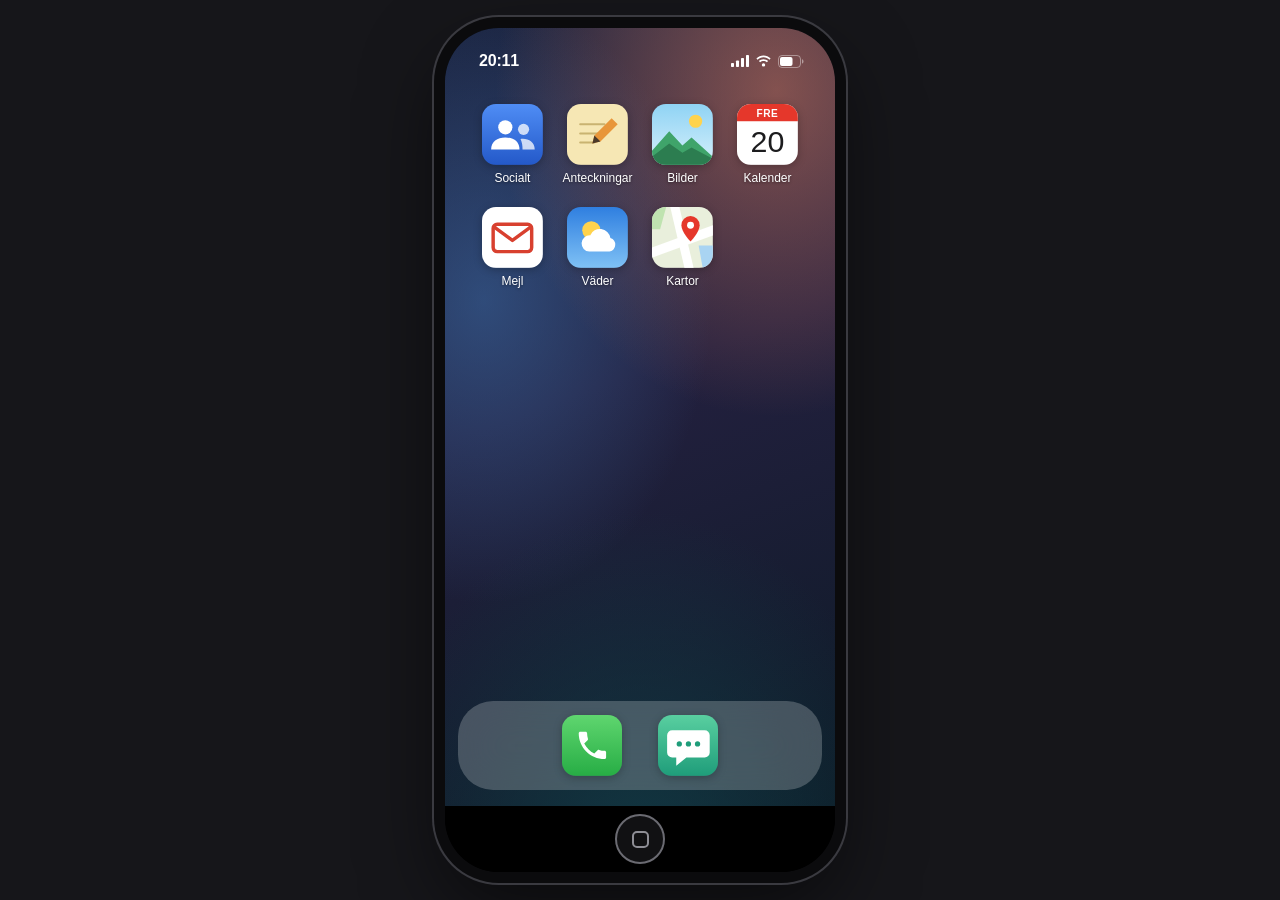
<file: index.html>
<!DOCTYPE html>
<html lang="sv">
<head>
<meta charset="utf-8">
<meta name="viewport" content="width=device-width, initial-scale=1, maximum-scale=1, user-scalable=no, viewport-fit=cover">
<meta name="robots" content="noindex, nofollow">
<meta name="theme-color" content="#000000">
<title>Telefon</title>
<style>
  * { box-sizing: border-box; -webkit-tap-highlight-color: transparent; }
  html, body { height: 100%; margin: 0; background: #000; overflow: hidden; }
  body {
    font-family: -apple-system, BlinkMacSystemFont, "SF Pro Text", "Helvetica Neue", Helvetica, Arial, sans-serif;
    -webkit-font-smoothing: antialiased;
    -webkit-user-select: none; user-select: none;
    touch-action: manipulation;
  }
  button { font: inherit; color: inherit; background: none; border: 0; padding: 0; cursor: pointer; }

  /* ---------- Telefonen ---------- */
  #stage { height: 100%; display: flex; align-items: center; justify-content: center; }
  #phone {
    position: relative; overflow: hidden;
    width: 100vw; height: 100vh; height: 100dvh;
    background: #000; color: #000;
    display: flex; flex-direction: column;
    --u: 1vw;               /* 1 % av telefonens bredd */
  }
  #screen { position: relative; flex: 1; min-height: 0; overflow: hidden; }
  #chin {
    flex: none; height: calc(66px + env(safe-area-inset-bottom, 0px));
    padding-bottom: env(safe-area-inset-bottom, 0px);
    background: #000; display: flex; align-items: center; justify-content: center;
  }
  #homebtn {
    width: 50px; height: 50px; border-radius: 50%;
    border: 2px solid #6b6b72; background: #111113;
    display: flex; align-items: center; justify-content: center;
    transition: transform .1s, background .1s;
  }
  #homebtn i { width: 17px; height: 17px; border-radius: 5px; border: 2px solid #8e8e95; }
  #homebtn:active { transform: scale(.92); background: #2a2a2e; }
  @media (min-width: 520px) {
    body { background: #16161a; }
    #phone {
      width: 390px; height: 844px; --u: 3.9px;
      border-radius: 54px;
      box-shadow: 0 0 0 11px #0b0b0d, 0 0 0 13px #3a3a40, 0 30px 80px rgba(0,0,0,.6);
      transform-origin: center center;
    }
  }

  /* ---------- Statusrad ---------- */
  .statusbar {
    position: absolute; top: 0; left: 0; right: 0; z-index: 50;
    height: 50px; padding: 16px 30px 0 34px;
    display: flex; justify-content: space-between; align-items: center;
    font-weight: 600; font-size: 16px; letter-spacing: -.2px;
    color: #fff; pointer-events: none; transition: color .25s;
  }
  #phone.light .statusbar { color: #000; }
  .statusbar .right { display: flex; gap: 6px; align-items: center; }
  .statusbar svg { display: block; fill: currentColor; }

  /* ---------- Hemskärm ---------- */
  #home {
    position: absolute; inset: 0;
    background:
      radial-gradient(120% 70% at 85% 8%, rgba(214,120,92,.55), transparent 60%),
      radial-gradient(90% 60% at 10% 35%, rgba(60,110,170,.55), transparent 65%),
      radial-gradient(120% 80% at 50% 110%, rgba(18,60,70,.9), transparent 60%),
      linear-gradient(160deg, #1b2440 0%, #23203f 45%, #0d1a26 100%);
    transition: transform .3s ease, filter .3s ease;
  }
  #phone.in-app #home { transform: scale(.94); filter: brightness(.6); }
  .grid {
    position: absolute; top: 76px; left: 0; right: 0;
    padding: 0 calc(var(--u) * 6.4);
    display: grid; grid-template-columns: repeat(4, 1fr);
    row-gap: 22px;
  }
  .app-btn { display: flex; flex-direction: column; align-items: center; gap: 6px; }
  .icon {
    width: calc(var(--u) * 15.6); height: calc(var(--u) * 15.6);
    border-radius: 23%; overflow: hidden; display: block;
    box-shadow: 0 2px 8px rgba(0,0,0,.25);
    transition: transform .12s, filter .12s;
  }
  .icon svg { width: 100%; height: 100%; display: block; }
  .app-btn:active .icon { transform: scale(.92); filter: brightness(.8); }
  .app-btn .label { color: #fff; font-size: 12px; font-weight: 500; text-shadow: 0 1px 3px rgba(0,0,0,.45); }
  .dock {
    position: absolute; left: calc(var(--u) * 3.4); right: calc(var(--u) * 3.4); bottom: 16px;
    padding: calc(var(--u) * 3.6) calc(var(--u) * 3);
    border-radius: calc(var(--u) * 9);
    background: rgba(255,255,255,.22);
    -webkit-backdrop-filter: blur(24px); backdrop-filter: blur(24px);
    display: flex; justify-content: center; gap: calc(var(--u) * 9);
  }
  .dock .label { display: none; }
  @keyframes shake {
    0%,100% { transform: translateX(0); }
    20% { transform: translateX(-7px) rotate(-3deg); }
    40% { transform: translateX(6px) rotate(3deg); }
    60% { transform: translateX(-4px) rotate(-2deg); }
    80% { transform: translateX(3px) rotate(1deg); }
  }
  .app-btn.shake .icon { animation: shake .38s ease; }

  /* ---------- Appar (gemensamt) ---------- */
  .app {
    position: absolute; inset: 0; z-index: 10;
    background: #fff; color: #000;
    display: flex; flex-direction: column;
    opacity: 0; transform: scale(.82); pointer-events: none;
    transition: opacity .22s ease, transform .26s cubic-bezier(.2,.8,.2,1);
  }
  .app.open { opacity: 1; transform: none; pointer-events: auto; }
  .view { position: absolute; inset: 0; display: flex; flex-direction: column; background: inherit; }
  .view.sub { transform: translateX(100%); transition: transform .28s cubic-bezier(.2,.8,.2,1); }
  .view.sub.show { transform: none; }
  .scroll { flex: 1; overflow-y: auto; -webkit-overflow-scrolling: touch; overscroll-behavior: contain; padding-bottom: 20px; }
  .top { padding-top: 54px; }
  h1.large { margin: 0; padding: 6px 18px 8px; font-size: 33px; font-weight: 700; letter-spacing: -.4px; }
  .muted { color: #8a8a8e; }

  /* ---------- Meddelanden ---------- */
  .thread {
    display: flex; gap: 12px; align-items: center; width: 100%; text-align: left;
    padding: 9px 0 9px 18px;
  }
  .thread:active { background: #e9e9ee; }
  .avatar {
    flex: none; width: 46px; height: 46px; border-radius: 50%;
    background: linear-gradient(#a5abb8, #848a96); color: #fff;
    display: flex; align-items: center; justify-content: center;
    font-size: 20px; font-weight: 500;
  }
  .thread .body { flex: 1; min-width: 0; padding: 2px 16px 10px 0; border-bottom: 1px solid #e3e3e7; }
  .thread .row { display: flex; justify-content: space-between; align-items: baseline; gap: 8px; }
  .thread .name { font-size: 17px; font-weight: 600; }
  .thread .when { font-size: 15px; color: #8a8a8e; white-space: nowrap; }
  .thread .preview { font-size: 15px; color: #8a8a8e; line-height: 1.3; height: 2.6em; overflow: hidden; }

  .chat-head {
    flex: none; padding: 50px 8px 8px; background: rgba(248,248,250,.94);
    border-bottom: 1px solid #dcdce0; text-align: center; position: relative;
  }
  .back {
    position: absolute; left: 4px; top: 52px; padding: 8px 12px; color: #0a7cff;
    display: flex; align-items: center; gap: 3px; font-size: 17px;
  }
  .back svg { width: 12px; height: 20px; }
  .chat-head .avatar { margin: 0 auto 3px; width: 44px; height: 44px; font-size: 19px; }
  .chat-head .who { font-size: 12px; }
  .chat { padding: 10px 12px 20px; display: flex; flex-direction: column; }
  .day { align-self: center; font-size: 12px; color: #8a8a8e; margin: 14px 0 8px; font-weight: 500; }
  .msg { max-width: 76%; margin-top: 3px; display: flex; flex-direction: column; }
  .msg .bubble {
    padding: 8px 13px; border-radius: 19px; font-size: 16.5px; line-height: 1.28;
    -webkit-user-select: text; user-select: text;
  }
  .msg .time { font-size: 11px; color: #8a8a8e; margin: 2px 6px 5px; }
  .msg.in { align-self: flex-start; }
  .msg.in .bubble { background: #e9e9eb; color: #000; }
  .msg.out { align-self: flex-end; align-items: flex-end; }
  .msg.out .bubble { background: #34b556; color: #fff; }
  .composer {
    flex: none; padding: 8px 12px 10px; background: #fff; display: flex; gap: 10px; align-items: center;
  }
  .composer .field { flex: 1; border: 1px solid #d0d0d5; border-radius: 18px; padding: 7px 14px; color: #b4b4b9; font-size: 16px; }
  .composer .plus { width: 32px; height: 32px; border-radius: 50%; background: #e9e9eb; color: #7c7c82; display: flex; align-items: center; justify-content: center; font-size: 22px; line-height: 1; }

  /* ---------- Telefon ---------- */
  .call { display: flex; align-items: center; padding-left: 18px; }
  .call .inner { flex: 1; display: flex; justify-content: space-between; align-items: center; gap: 10px; padding: 9px 16px 9px 0; border-bottom: 1px solid #e3e3e7; }
  .call .name { font-size: 17px; font-weight: 600; }
  .call.missed .name { color: #e5372b; }
  .call .sub { font-size: 14px; color: #8a8a8e; margin-top: 1px; }
  .call .when { text-align: right; font-size: 15px; color: #8a8a8e; white-space: nowrap; line-height: 1.3; }
  .tabbar {
    flex: none; display: flex; justify-content: space-around; padding: 7px 4px 8px;
    background: rgba(248,248,250,.96); border-top: 1px solid #dcdce0;
  }
  .tab { display: flex; flex-direction: column; align-items: center; gap: 2px; font-size: 10px; color: #9a9aa0; width: 20%; }
  .tab svg { width: 25px; height: 25px; fill: currentColor; }
  .tab.on { color: #0a7cff; }

  /* ---------- Kalender ---------- */
  .cal-head { display: flex; align-items: center; justify-content: space-between; padding: 6px 12px 4px 18px; }
  .cal-head h1 { margin: 0; font-size: 30px; font-weight: 700; letter-spacing: -.4px; text-transform: capitalize; }
  .cal-head h1 span { color: #e5372b; font-weight: 400; margin-left: 6px; }
  .cal-nav { display: flex; gap: 4px; }
  .cal-nav button { width: 40px; height: 40px; color: #e5372b; display: flex; align-items: center; justify-content: center; }
  .cal-nav svg { width: 11px; height: 19px; }
  .dow, .days { display: grid; grid-template-columns: repeat(7, 1fr); text-align: center; padding: 0 8px; }
  .dow { font-size: 11px; color: #8a8a8e; font-weight: 600; padding-bottom: 4px; border-bottom: 1px solid #e3e3e7; }
  .dow .we { color: #b8b8bd; }
  .daycell { height: 46px; display: flex; flex-direction: column; align-items: center; justify-content: flex-start; padding-top: 5px; gap: 2px; }
  .daycell .num { width: 32px; height: 32px; border-radius: 50%; display: flex; align-items: center; justify-content: center; font-size: 18px; }
  .daycell.we .num { color: #8a8a8e; }
  .daycell.today .num { background: #e5372b; color: #fff; font-weight: 600; }
  .daycell.sel:not(.today) .num { background: #1c1c1e; color: #fff; font-weight: 600; }
  .daycell .dot { width: 5px; height: 5px; border-radius: 50%; background: transparent; }
  .daycell.has .dot { background: #b0b0b6; }
  .events { border-top: 1px solid #e3e3e7; margin-top: 4px; }
  .events h2 { margin: 0; padding: 12px 18px 6px; font-size: 13px; font-weight: 600; color: #8a8a8e; text-transform: uppercase; letter-spacing: .3px; }
  .event { display: flex; gap: 12px; padding: 0 18px; align-items: stretch; transition: background .2s; }
  .event.hl { background: #fdeceb; }
  .event .date { flex: none; width: 58px; padding: 11px 0; font-size: 15px; color: #8a8a8e; }
  .event .what { flex: 1; padding: 11px 0 11px 10px; font-size: 16.5px; font-weight: 500; border-left: 3px solid #e5372b; border-bottom: 1px solid #efeff2; }
  .event .what small { display: block; font-weight: 400; font-size: 13px; color: #8a8a8e; margin-top: 1px; }
  .noevents { padding: 14px 18px; color: #8a8a8e; font-size: 15px; }

</style>
</head>
<body>
<div id="stage">
<div id="phone">
<div id="screen">

  <div class="statusbar">
    <span id="clock"></span>
    <span class="right">
      <svg width="18" height="12" viewBox="0 0 18 12"><rect x="0" y="8" width="3" height="4" rx=".8"/><rect x="5" y="5.5" width="3" height="6.5" rx=".8"/><rect x="10" y="3" width="3" height="9" rx=".8"/><rect x="15" y="0" width="3" height="12" rx=".8"/></svg>
      <svg width="17" height="12" viewBox="0 0 17 12"><path d="M8.5 2.3c2.3 0 4.4.9 6 2.4l1.1-1.2C13.700 1.700 11.200.6 8.500.6S3.300 1.700 1.400 3.500l1.100 1.200c1.600-1.500 3.700-2.400 6-2.400zm0 3.600c1.300 0 2.500.5 3.400 1.300l1.200-1.200C11.900 4.900 10.300 4.200 8.500 4.200s-3.400.7-4.600 1.800l1.200 1.200c.9-.8 2.100-1.300 3.400-1.300zm0 3.400L6.500 11.400 8.500 9.300z"/><circle cx="8.500" cy="9.900" r="1.700"/></svg>
      <svg width="27" height="13" viewBox="0 0 27 13"><rect x=".5" y=".5" width="22" height="12" rx="3.500" fill="none" stroke="currentColor" opacity=".4"/><rect x="2" y="2" width="12.500" height="9" rx="2"/><path d="M24 4.300v4.400c.9-.3 1.500-1.200 1.500-2.200s-.6-1.900-1.500-2.200z" opacity=".45"/></svg>
    </span>
  </div>

  <div id="home">
    <div class="grid" id="grid"></div>
    <div class="dock" id="dock"></div>
  </div>

  <!-- Meddelanden -->
  <div class="app" id="app-messages">
    <div class="view">
      <div class="top"><h1 class="large">Meddelanden</h1></div>
      <div class="scroll" id="threads"></div>
    </div>
    <div class="view sub" id="chatview">
      <div class="chat-head">
        <button class="back" data-back><svg viewBox="0 0 12 20"><path d="M10 2L2 10l8 8" fill="none" stroke="currentColor" stroke-width="2.600" stroke-linecap="round" stroke-linejoin="round"/></svg></button>
        <div class="avatar" id="chat-avatar"></div>
        <div class="who" id="chat-name"></div>
      </div>
      <div class="scroll"><div class="chat" id="chat"></div></div>
      <div class="composer"><span class="plus">+</span><span class="field">Sms</span></div>
    </div>
  </div>

  <!-- Telefon -->
  <div class="app" id="app-phone">
    <div class="view">
      <div class="top"><h1 class="large">Senaste</h1></div>
      <div class="scroll" id="calls"></div>
      <div class="tabbar">
        <span class="tab"><svg viewBox="0 0 24 24"><path d="M12 17.300l-6.200 3.700 1.700-7L2 9.200l7.200-.6L12 2l2.800 6.600 7.200.6-5.500 4.800 1.700 7z"/></svg>Favoriter</span>
        <span class="tab on"><svg viewBox="0 0 24 24"><path d="M12 2a10 10 0 100 20 10 10 0 000-20zm4.200 13.400L11 12.500V6.500h1.800v5l4.300 2.400z"/></svg>Senaste</span>
        <span class="tab"><svg viewBox="0 0 24 24"><circle cx="12" cy="8" r="4"/><path d="M4 20c0-4 3.600-6.500 8-6.500s8 2.500 8 6.500z"/></svg>Kontakter</span>
        <span class="tab"><svg viewBox="0 0 24 24"><g><circle cx="6" cy="5" r="2"/><circle cx="12" cy="5" r="2"/><circle cx="18" cy="5" r="2"/><circle cx="6" cy="11" r="2"/><circle cx="12" cy="11" r="2"/><circle cx="18" cy="11" r="2"/><circle cx="6" cy="17" r="2"/><circle cx="12" cy="17" r="2"/><circle cx="18" cy="17" r="2"/></g></svg>Knappsats</span>
        <span class="tab"><svg viewBox="0 0 24 24"><path d="M6.500 7a5 5 0 100 10h11a5 5 0 10-4-2H10.500a5 5 0 00-4-8zm0 2a3 3 0 110 6 3 3 0 010-6zm11 0a3 3 0 110 6 3 3 0 010-6z"/></svg>Röstbrevlåda</span>
      </div>
    </div>
  </div>

  <!-- Kalender -->
  <div class="app" id="app-calendar">
    <div class="view">
      <div class="top">
        <div class="cal-head">
          <h1 id="cal-title"></h1>
          <div class="cal-nav">
            <button id="cal-prev" aria-label="Föregående månad"><svg viewBox="0 0 12 20"><path d="M10 2L2 10l8 8" fill="none" stroke="currentColor" stroke-width="2.600" stroke-linecap="round" stroke-linejoin="round"/></svg></button>
            <button id="cal-next" aria-label="Nästa månad"><svg viewBox="0 0 12 20"><path d="M2 2l8 8-8 8" fill="none" stroke="currentColor" stroke-width="2.600" stroke-linecap="round" stroke-linejoin="round"/></svg></button>
          </div>
        </div>
        <div class="dow"><span>M</span><span>T</span><span>O</span><span>T</span><span>F</span><span class="we">L</span><span class="we">S</span></div>
      </div>
      <div class="scroll">
        <div class="days" id="cal-days"></div>
        <div class="events" id="cal-events"></div>
      </div>
    </div>
  </div>

</div>

  <div id="chin"><button id="homebtn" aria-label="Hem"><i></i></button></div>

</div>
</div>

<script>
/* =====================================================================
   SPELETS INNEHÅLL – ändra text, tider och namn här.
   ===================================================================== */
const NOW = { year: 2024, month: 12, day: 20, time: "20:11" };   // telefonens "nu"

// from: "V" = Viktor (telefonens ägare), "X" = den andra personen
const THREADS = [
  { name: "Alexander", listWhen: "20:08", days: [
    { date: "fredag 20 dec. 2024", msgs: [
      { from: "V", time: "20:07", text: "Vi måste prata innan talet. Jag har originalen. Du vet vad som händer om jag visar dem." },
      { from: "X", time: "20:08", text: "Inte här, inte nu. Vi tar det senare." }
    ]}
  ]},
  { name: "Agneta", listWhen: "10:09", days: [
    { date: "fredag 29 nov. 2024", msgs: [
      { from: "V", time: "13:21", text: "Vi ses vid restaurangen ungefär 18:30!" },
      { from: "X", time: "13:34", text: "Det blir perfekt ses då. Kommer Alexander?" },
      { from: "V", time: "13:36", text: "Ja, det hoppas jag." }
    ]},
    { date: "fredag 20 dec. 2024", msgs: [
      { from: "V", time: "10:01", text: "Sätt på dig något fint ikväll 😊! Det är mycket som ska hända." },
      { from: "X", time: "10:09", text: "Det gör jag, och låter spännande" },
      { from: "X", time: "10:09", text: "Och lycka till med jultalet, det kommer säkert vara lika bra som alltid" }
    ]}
  ]},
  { name: "Charlotte", listWhen: "14 dec.", days: [
    { date: "tisdag 3 dec. 2024", msgs: [
      { from: "X", time: "19:37", text: "Kommer du hem till middag?" },
      { from: "V", time: "20:17", text: "Nej, hinner inte. Jobb" },
      { from: "X", time: "20:44", text: "Okej, finns middag kvar på bordet till dig ❤️" },
      { from: "V", time: "21:03", text: "Ok." }
    ]},
    { date: "lördag 14 dec. 2024", msgs: [
      { from: "X", time: "16:22", text: "Känns allt bra inför festen? Något du behöver hjälp med?" },
      { from: "V", time: "16:31", text: "Nej. Se till att maten är i tid bara" }
    ]}
  ]}
];

// length: samtalslängd, eller null för missat samtal. count: antal missade i rad.
const CALLS = [
  { name: "Alexander", date: "20 dec.", time: "20:10", length: "21 sek" },
  { name: "Mamma",     date: "20 dec.", time: "10:47", length: "3 min 43 sek" },
  { name: "Charlotte", date: "19 dec.", time: "21:04", length: null, count: 2 },
  { name: "Advokat",   date: "18 dec.", time: "17:22", length: "7 min 02 sek" },
  { name: "Agneta",    date: "17 dec.", time: "22:53", length: "13 min 47 sek" },
  { name: "Agneta",    date: "16 dec.", time: "15:38", length: "11 min 14 sek" },
  { name: "Charlotte", date: "16 dec.", time: "12:04", length: "4 min 58 sek" },
  { name: "Alexander", date: "16 dec.", time: "11:32", length: "22 min 07 sek" },
  { name: "Agneta",    date: "11 dec.", time: "19:02", length: null },
  { name: "Emil",      date: "9 dec.",  time: "14:44", length: "16 min 53 sek" },
  { name: "Charlotte", date: "9 dec.",  time: "14:31", length: null },
  { name: "Advokat",   date: "1 dec.",  time: "23:09", length: "5 min 14 sek" },
  { name: "Alexander", date: "1 dec.",  time: "11:37", length: "12 min 34 sek" }
];

// "ÅÅÅÅ-MM-DD": [händelser]
const EVENTS = {
  "2024-11-02": ["Skicka inbjudan"],
  "2024-11-28": ["Advokatmöte"],
  "2024-11-29": ["Middag med A+A"],
  "2024-12-01": ["Skicka in testamente"],
  "2024-12-02": ["Donation"],
  "2024-12-03": ["Affärsmöte"],
  "2024-12-09": ["SPARKA EMIL"],
  "2024-12-12": ["Affärsmöte"],
  "2024-12-16": ["Affärsmöte"],
  "2024-12-20": ["Julmiddag"]
};

/* =====================================================================
   Ikoner (egna, ritade för spelet)
   ===================================================================== */
const ICONS = {
  social: `<svg viewBox="0 0 60 60"><defs><linearGradient id="gs" x1="0" y1="0" x2="0" y2="1"><stop offset="0" stop-color="#4f8df5"/><stop offset="1" stop-color="#2459c9"/></linearGradient></defs><rect width="60" height="60" fill="url(#gs)"/><circle cx="23" cy="23" r="7" fill="#fff"/><path d="M9 45c0-8 6-12 14-12s14 4 14 12z" fill="#fff"/><circle cx="41" cy="25" r="5.500" fill="#fff" opacity=".75"/><path d="M38 34.500c7-1 14 2.500 14 10.500H40c0-4-.5-7.500-2-10.500z" fill="#fff" opacity=".75"/></svg>`,
  notes: `<svg viewBox="0 0 60 60"><rect width="60" height="60" fill="#f6e7b4"/><g stroke="#c9b371" stroke-width="2" stroke-linecap="round"><path d="M13 20h24M13 29h20M13 38h14"/></g><path d="M44 14l6 6-17 17-8 2 2-8z" fill="#e8963a"/><path d="M27 31l6 6-8 2z" fill="#4a3a2a"/></svg>`,
  photos: `<svg viewBox="0 0 60 60"><defs><linearGradient id="gp" x1="0" y1="0" x2="0" y2="1"><stop offset="0" stop-color="#8fd3f4"/><stop offset="1" stop-color="#d6f0fb"/></linearGradient></defs><rect width="60" height="60" fill="url(#gp)"/><circle cx="43" cy="17" r="6.500" fill="#ffd34d"/><path d="M0 46l17-19 13 14 9-8 21 19v8H0z" fill="#3fa46a"/><path d="M0 52l17-13 13 9 9-5 21 11v6H0z" fill="#2c7d50"/></svg>`,
  calendar: `<svg viewBox="0 0 60 60"><rect width="60" height="60" fill="#fff"/><rect width="60" height="17" fill="#e5372b"/><text x="30" y="12.500" text-anchor="middle" font-family="-apple-system,Helvetica,Arial,sans-serif" font-size="10" font-weight="700" fill="#fff" letter-spacing=".6">FRE</text><text x="30" y="47" text-anchor="middle" font-family="-apple-system,Helvetica,Arial,sans-serif" font-size="30" font-weight="300" fill="#1c1c1e">20</text></svg>`,
  mail: `<svg viewBox="0 0 60 60"><rect width="60" height="60" fill="#fff"/><rect x="11" y="17" width="38" height="27" rx="4" fill="none" stroke="#d8402f" stroke-width="3.400"/><path d="M12.500 20l17.500 13 17.500-13" fill="none" stroke="#d8402f" stroke-width="3.400" stroke-linecap="round" stroke-linejoin="round"/></svg>`,
  weather: `<svg viewBox="0 0 60 60"><defs><linearGradient id="gw" x1="0" y1="0" x2="0" y2="1"><stop offset="0" stop-color="#2f7fe0"/><stop offset="1" stop-color="#7fc1f5"/></linearGradient></defs><rect width="60" height="60" fill="url(#gw)"/><circle cx="24" cy="23" r="9" fill="#ffd34d"/><path d="M22 44a8 8 0 01.8-16 10.500 10.500 0 0120 2.500A7 7 0 0142 44z" fill="#fff"/></svg>`,
  maps: `<svg viewBox="0 0 60 60"><rect width="60" height="60" fill="#e9efdc"/><path d="M0 40l60-22v10L0 50z" fill="#fff"/><path d="M18 0h9l14 60h-9z" fill="#fff"/><path d="M0 0h14l-6 22H0z" fill="#bfe3b0"/><path d="M46 38h14v22H50z" fill="#a9d4f2"/><path d="M38 9a9 9 0 019 9c0 7-9 16-9 16s-9-9-9-16a9 9 0 019-9z" fill="#e5372b"/><circle cx="38" cy="18" r="3.400" fill="#fff"/></svg>`,
  phone: `<svg viewBox="0 0 60 60"><defs><linearGradient id="gt" x1="0" y1="0" x2="0" y2="1"><stop offset="0" stop-color="#5fd66f"/><stop offset="1" stop-color="#27ad45"/></linearGradient></defs><rect width="60" height="60" fill="url(#gt)"/><g transform="translate(12 12) scale(1.500)"><path fill="#fff" d="M6.620 10.790c1.440 2.830 3.760 5.140 6.590 6.590l2.200-2.200c.27-.27.67-.36 1.020-.24 1.120.37 2.330.57 3.570.57.55 0 1 .45 1 1V20c0 .55-.45 1-1 1-9.390 0-17-7.610-17-17 0-.55.45-1 1-1h3.500c.55 0 1 .45 1 1 0 1.250.2 2.450.57 3.570.11.35.03.74-.25 1.020l-2.200 2.200z"/></g></svg>`,
  messages: `<svg viewBox="0 0 60 60"><defs><linearGradient id="gm" x1="0" y1="0" x2="0" y2="1"><stop offset="0" stop-color="#59cfa0"/><stop offset="1" stop-color="#1f9d7a"/></linearGradient></defs><rect width="60" height="60" fill="url(#gm)"/><path d="M14 15h32a5 5 0 015 5v17a5 5 0 01-5 5H28l-10 8v-8h-4a5 5 0 01-5-5V20a5 5 0 015-5z" fill="#fff"/><g fill="#1f9d7a"><circle cx="21" cy="28.500" r="2.600"/><circle cx="30" cy="28.500" r="2.600"/><circle cx="39" cy="28.500" r="2.600"/></g></svg>`
};

// open: vilken app som öppnas. Saknas open går appen inte att öppna (ikonen skakar).
const HOME_APPS = [
  { icon: "social",   label: "Socialt" },
  { icon: "notes",    label: "Anteckningar" },
  { icon: "photos",   label: "Bilder" },
  { icon: "calendar", label: "Kalender", open: "calendar" },
  { icon: "mail",     label: "Mejl" },
  { icon: "weather",  label: "Väder" },
  { icon: "maps",     label: "Kartor" }
];
const DOCK_APPS = [
  { icon: "phone",    label: "Telefon",     open: "phone" },
  { icon: "messages", label: "Meddelanden", open: "messages" }
];

/* =====================================================================
   Logik
   ===================================================================== */
const $ = (s, r = document) => r.querySelector(s);
const el = (tag, cls, html) => { const e = document.createElement(tag); if (cls) e.className = cls; if (html != null) e.innerHTML = html; return e; };
const esc = s => s.replace(/[&<>]/g, c => ({ "&": "&amp;", "<": "&lt;", ">": "&gt;" }[c]));
const phone = $("#phone");

$("#clock").textContent = NOW.time;

// Skala telefonramen på stora skärmar
function fit() {
  if (window.innerWidth >= 520) {
    const s = Math.min(1, (window.innerHeight - 48) / 844, (window.innerWidth - 48) / 390);
    phone.style.transform = `scale(${s})`;
  } else phone.style.transform = "";
}
addEventListener("resize", fit); fit();

// ---- Hemskärm ----
function addApps(target, list) {
  list.forEach(a => {
    const b = el("button", "app-btn", `<span class="icon">${ICONS[a.icon]}</span><span class="label">${a.label}</span>`);
    b.setAttribute("aria-label", a.label);
    b.addEventListener("click", () => {
      if (a.open) return openApp(a.open);
      b.classList.remove("shake"); void b.offsetWidth; b.classList.add("shake");
    });
    target.appendChild(b);
  });
}
addApps($("#grid"), HOME_APPS);
addApps($("#dock"), DOCK_APPS);

function openApp(id) {
  document.querySelectorAll(".app").forEach(a => a.classList.remove("open"));
  document.querySelectorAll(".view.sub").forEach(v => v.classList.remove("show"));
  $("#app-" + id).classList.add("open");
  phone.classList.add("in-app", "light");
  if (id === "calendar") renderCalendar(NOW.year, NOW.month, NOW.day);
}
function goHome() {
  document.querySelectorAll(".app").forEach(a => a.classList.remove("open"));
  phone.classList.remove("in-app", "light");
}
$("#homebtn").addEventListener("click", goHome);
document.querySelectorAll("[data-back]").forEach(b => b.addEventListener("click", () => b.closest(".view").classList.remove("show")));

// ---- Meddelanden ----
THREADS.forEach(t => {
  const last = t.days[t.days.length - 1].msgs.slice(-1)[0];
  const b = el("button", "thread",
    `<span class="avatar">${t.name[0]}</span>
     <span class="body"><span class="row"><span class="name">${esc(t.name)}</span><span class="when">${t.listWhen} ›</span></span>
     <span class="preview">${esc(last.text)}</span></span>`);
  b.addEventListener("click", () => openThread(t));
  $("#threads").appendChild(b);
});
function openThread(t) {
  $("#chat-avatar").textContent = t.name[0];
  $("#chat-name").textContent = t.name;
  const chat = $("#chat"); chat.innerHTML = "";
  t.days.forEach(d => {
    chat.appendChild(el("div", "day", d.date));
    d.msgs.forEach(m => {
      chat.appendChild(el("div", "msg " + (m.from === "V" ? "out" : "in"),
        `<div class="bubble">${esc(m.text)}</div><div class="time">${m.time}</div>`));
    });
  });
  $("#chatview").classList.add("show");
  const sc = chat.parentElement; requestAnimationFrame(() => sc.scrollTop = sc.scrollHeight);
}

// ---- Telefon ----
CALLS.forEach(c => {
  const missed = !c.length;
  const sub = missed ? "Missat samtal" + (c.count > 1 ? " ×" + c.count : "") : "Samtalslängd " + c.length;
  $("#calls").appendChild(el("div", "call" + (missed ? " missed" : ""),
    `<div class="inner"><div><div class="name">${esc(c.name)}</div><div class="sub">${sub}</div></div>
     <div class="when">${c.date}<br>kl. ${c.time}</div></div>`));
});

// ---- Kalender ----
const MONTHS = ["januari","februari","mars","april","maj","juni","juli","augusti","september","oktober","november","december"];
const WD = ["sön","mån","tis","ons","tors","fre","lör"];
const pad = n => String(n).padStart(2, "0");
let cal = { y: NOW.year, m: NOW.month };
function renderCalendar(y, m, sel) {
  cal = { y, m };
  $("#cal-title").innerHTML = `${MONTHS[m - 1]}<span>${y}</span>`;
  const days = $("#cal-days"); days.innerHTML = "";
  const first = (new Date(y, m - 1, 1).getDay() + 6) % 7;      // måndag först
  const count = new Date(y, m, 0).getDate();
  for (let i = 0; i < first; i++) days.appendChild(el("div", "daycell"));
  for (let d = 1; d <= count; d++) {
    const key = `${y}-${pad(m)}-${pad(d)}`, wd = new Date(y, m - 1, d).getDay();
    const c = el("button", "daycell", `<span class="num">${d}</span><span class="dot"></span>`);
    if (wd === 0 || wd === 6) c.classList.add("we");
    if (EVENTS[key]) c.classList.add("has");
    if (y === NOW.year && m === NOW.month && d === NOW.day) c.classList.add("today");
    if (d === sel) c.classList.add("sel");
    c.addEventListener("click", () => renderCalendar(y, m, d));
    days.appendChild(c);
  }
  const box = $("#cal-events"); box.innerHTML = "";
  box.appendChild(el("h2", "", `Händelser i ${MONTHS[m - 1]}`));
  let any = false, target = null;
  for (let d = 1; d <= count; d++) {
    const key = `${y}-${pad(m)}-${pad(d)}`;
    (EVENTS[key] || []).forEach(title => {
      any = true;
      const row = el("div", "event" + (d === sel ? " hl" : ""),
        `<div class="date">${WD[new Date(y, m - 1, d).getDay()]} ${d}</div><div class="what">${esc(title)}<small>Heldag</small></div>`);
      if (d === sel) target = row;
      box.appendChild(row);
    });
  }
  if (!any) box.appendChild(el("div", "noevents", "Inga händelser"));
}
$("#cal-prev").addEventListener("click", () => { let { y, m } = cal; m--; if (m < 1) { m = 12; y--; } renderCalendar(y, m, null); });
$("#cal-next").addEventListener("click", () => { let { y, m } = cal; m++; if (m > 12) { m = 1; y++; } renderCalendar(y, m, null); });
</script>
</body>
</html>
</file>
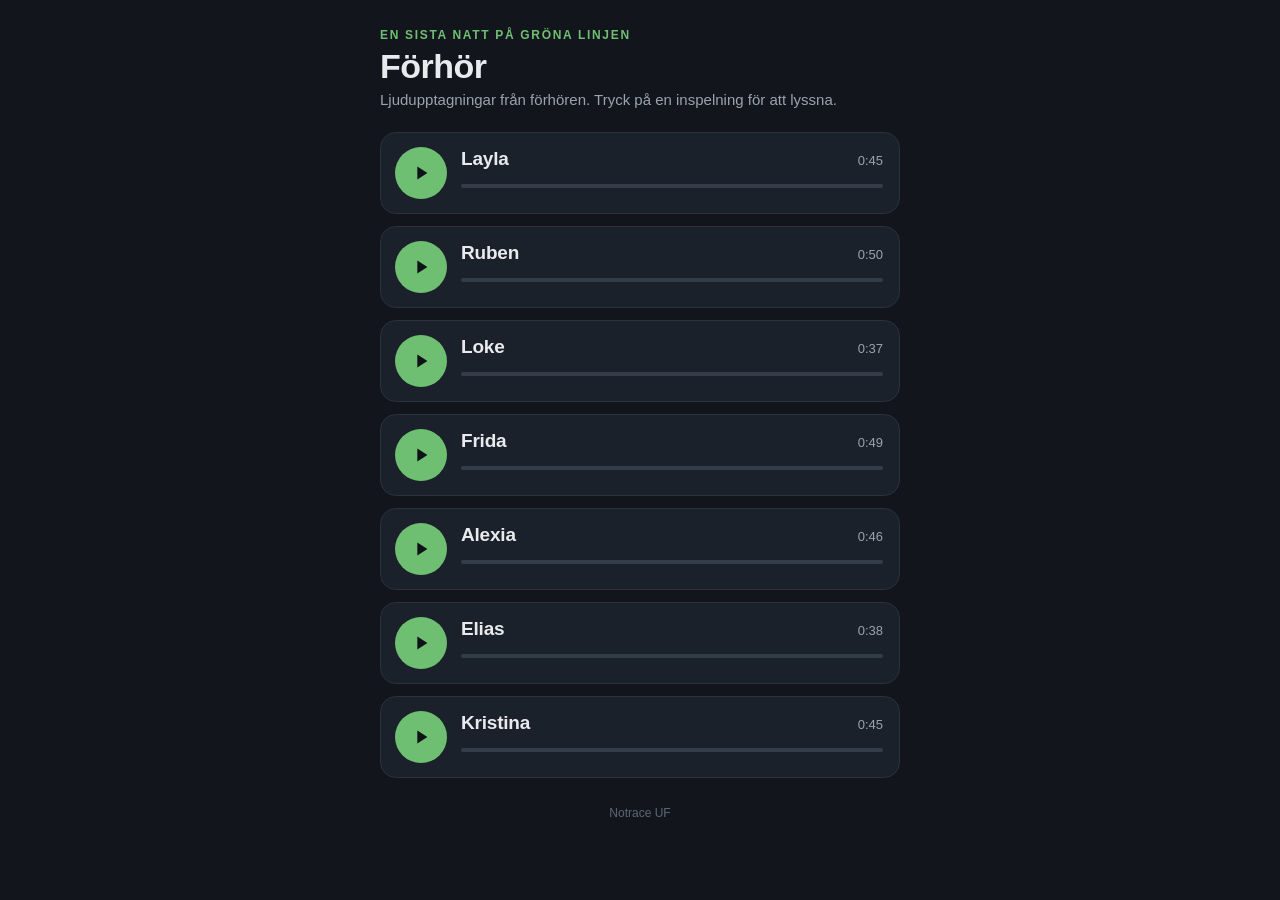
<file: grona/index.html>
<!DOCTYPE html>
<html lang="sv">
<head>
<meta charset="utf-8">
<meta name="viewport" content="width=device-width, initial-scale=1, viewport-fit=cover">
<meta name="robots" content="noindex, nofollow">
<meta name="theme-color" content="#12161c">
<title>Förhör</title>
<style>
  * { box-sizing: border-box; -webkit-tap-highlight-color: transparent; }
  html, body { margin: 0; background: #12161c; color: #e8eaee; }
  body {
    font-family: -apple-system, BlinkMacSystemFont, "SF Pro Text", "Helvetica Neue", Helvetica, Arial, sans-serif;
    -webkit-font-smoothing: antialiased;
    padding: calc(28px + env(safe-area-inset-top, 0px)) 18px calc(40px + env(safe-area-inset-bottom, 0px));
  }
  main { max-width: 520px; margin: 0 auto; }
  .kicker { font-size: 12px; letter-spacing: .14em; text-transform: uppercase; color: #6fbf73; font-weight: 600; }
  h1 { font-size: 34px; line-height: 1.1; margin: 6px 0 6px; letter-spacing: -.5px; }
  .lead { color: #9aa3af; font-size: 15px; margin: 0 0 24px; }
  ol { list-style: none; margin: 0; padding: 0; display: grid; gap: 12px; }
  .rec {
    background: #1b212a; border: 1px solid #2a323e; border-radius: 16px;
    padding: 14px 16px 14px 14px; display: grid; grid-template-columns: 52px 1fr; column-gap: 14px; align-items: center;
    transition: border-color .15s, background .15s;
  }
  .rec.active { border-color: #6fbf73; background: #1e2730; }
  .play {
    width: 52px; height: 52px; border-radius: 50%; border: 0; cursor: pointer;
    background: #6fbf73; color: #0e1318; display: flex; align-items: center; justify-content: center;
    transition: transform .1s;
  }
  .play:active { transform: scale(.93); }
  .play:focus-visible, .bar:focus-visible { outline: 2px solid #fff; outline-offset: 3px; }
  .play svg { width: 22px; height: 22px; fill: currentColor; display: block; }
  .play .pause { display: none; }
  .rec.playing .play .pause { display: block; }
  .rec.playing .play .tri { display: none; }
  .top { display: flex; justify-content: space-between; align-items: baseline; gap: 10px; }
  .name { font-size: 19px; font-weight: 600; letter-spacing: -.2px; }
  .time { font-size: 13px; color: #9aa3af; font-variant-numeric: tabular-nums; white-space: nowrap; }
  .bar {
    position: relative; height: 24px; margin-top: 4px; cursor: pointer; touch-action: none;
    display: flex; align-items: center;
  }
  .bar::before { content: ""; position: absolute; left: 0; right: 0; height: 4px; border-radius: 2px; background: #333d4a; }
  .fill { position: absolute; left: 0; height: 4px; border-radius: 2px; background: #6fbf73; width: 0; }
  .knob { position: absolute; width: 12px; height: 12px; border-radius: 50%; background: #e8eaee; left: 0; margin-left: -6px; opacity: 0; transition: opacity .15s; }
  .rec.active .knob { opacity: 1; }
  footer { margin-top: 28px; color: #5d6673; font-size: 12px; text-align: center; }
</style>
</head>
<body>
<main>
  <div class="kicker">En sista natt på Gröna linjen</div>
  <h1>Förhör</h1>
  <p class="lead">Ljudupptagningar från förhören. Tryck på en inspelning för att lyssna.</p>
  <ol id="list"></ol>
  <footer>Notrace UF</footer>
</main>
<script>
/* =====================================================================
   SPELETS INNEHÅLL – lägg till, ta bort eller byt ordning på förhören här.
   name: namnet som visas.  file: ljudfilen i mappen ljud/.
   ===================================================================== */
var FORHOR = [
  { name: "Layla",    file: "forhor-layla.mp3" },
  { name: "Ruben",    file: "forhor-ruben.mp3" },
  { name: "Loke",     file: "forhor-loke.mp3" },
  { name: "Frida",    file: "forhor-frida.mp3" },
  { name: "Alexia",   file: "forhor-alexia.mp3" },
  { name: "Elias",    file: "forhor-elias.mp3" },
  { name: "Kristina", file: "forhor-kristina.mp3" }
];

(function () {
  var list = document.getElementById("list"), items = [];
  function fmt(s) { if (!isFinite(s)) return "–:––"; s = Math.round(s); return Math.floor(s / 60) + ":" + ("0" + s % 60).slice(-2); }

  FORHOR.forEach(function (f) {
    var li = document.createElement("li"); li.className = "rec";
    li.innerHTML =
      '<button class="play" type="button"><svg class="tri" viewBox="0 0 24 24"><path d="M8 5v14l11-7z"/></svg>' +
      '<svg class="pause" viewBox="0 0 24 24"><path d="M6 5h4v14H6zM14 5h4v14h-4z"/></svg></button>' +
      '<div><div class="top"><span class="name"></span><span class="time">–:––</span></div>' +
      '<div class="bar" role="slider" tabindex="0" aria-valuemin="0" aria-valuemax="100" aria-valuenow="0">' +
      '<span class="fill"></span><span class="knob"></span></div></div>';
    li.querySelector(".name").textContent = f.name;
    var a = new Audio(); a.preload = "metadata"; a.src = "ljud/" + f.file;
    var btn = li.querySelector(".play"), bar = li.querySelector(".bar"),
        fill = li.querySelector(".fill"), knob = li.querySelector(".knob"), time = li.querySelector(".time");
    btn.setAttribute("aria-label", "Spela förhör med " + f.name);
    bar.setAttribute("aria-label", "Position i förhör med " + f.name);

    function draw() {
      var p = a.duration ? a.currentTime / a.duration : 0;
      fill.style.width = knob.style.left = (p * 100) + "%";
      bar.setAttribute("aria-valuenow", Math.round(p * 100));
      time.textContent = (a.currentTime > 0 || !a.paused) ? fmt(a.currentTime) + " / " + fmt(a.duration) : fmt(a.duration);
    }
    a.addEventListener("loadedmetadata", draw);
    a.addEventListener("timeupdate", draw);
    a.addEventListener("play", function () {
      items.forEach(function (o) { if (o.a !== a) { o.a.pause(); o.li.classList.remove("active"); } });
      li.classList.add("playing", "active");
      btn.setAttribute("aria-label", "Pausa förhör med " + f.name);
    });
    a.addEventListener("pause", function () {
      li.classList.remove("playing");
      btn.setAttribute("aria-label", "Spela förhör med " + f.name);
    });
    a.addEventListener("ended", function () { a.currentTime = 0; li.classList.remove("active"); draw(); });
    btn.addEventListener("click", function () { if (a.paused) a.play(); else a.pause(); });

    function seek(e) {
      if (!a.duration) return;
      var r = bar.getBoundingClientRect();
      a.currentTime = Math.min(1, Math.max(0, (e.clientX - r.left) / r.width)) * a.duration; draw();
    }
    bar.addEventListener("pointerdown", function (e) { bar.setPointerCapture(e.pointerId); seek(e); });
    bar.addEventListener("pointermove", function (e) { if (bar.hasPointerCapture(e.pointerId)) seek(e); });
    bar.addEventListener("keydown", function (e) {
      if (!a.duration) return;
      if (e.key === "ArrowRight") a.currentTime = Math.min(a.duration, a.currentTime + 5);
      else if (e.key === "ArrowLeft") a.currentTime = Math.max(0, a.currentTime - 5);
      else return;
      e.preventDefault(); draw();
    });

    items.push({ a: a, li: li }); list.appendChild(li);
  });
})();
</script>
</body>
</html>
</file>
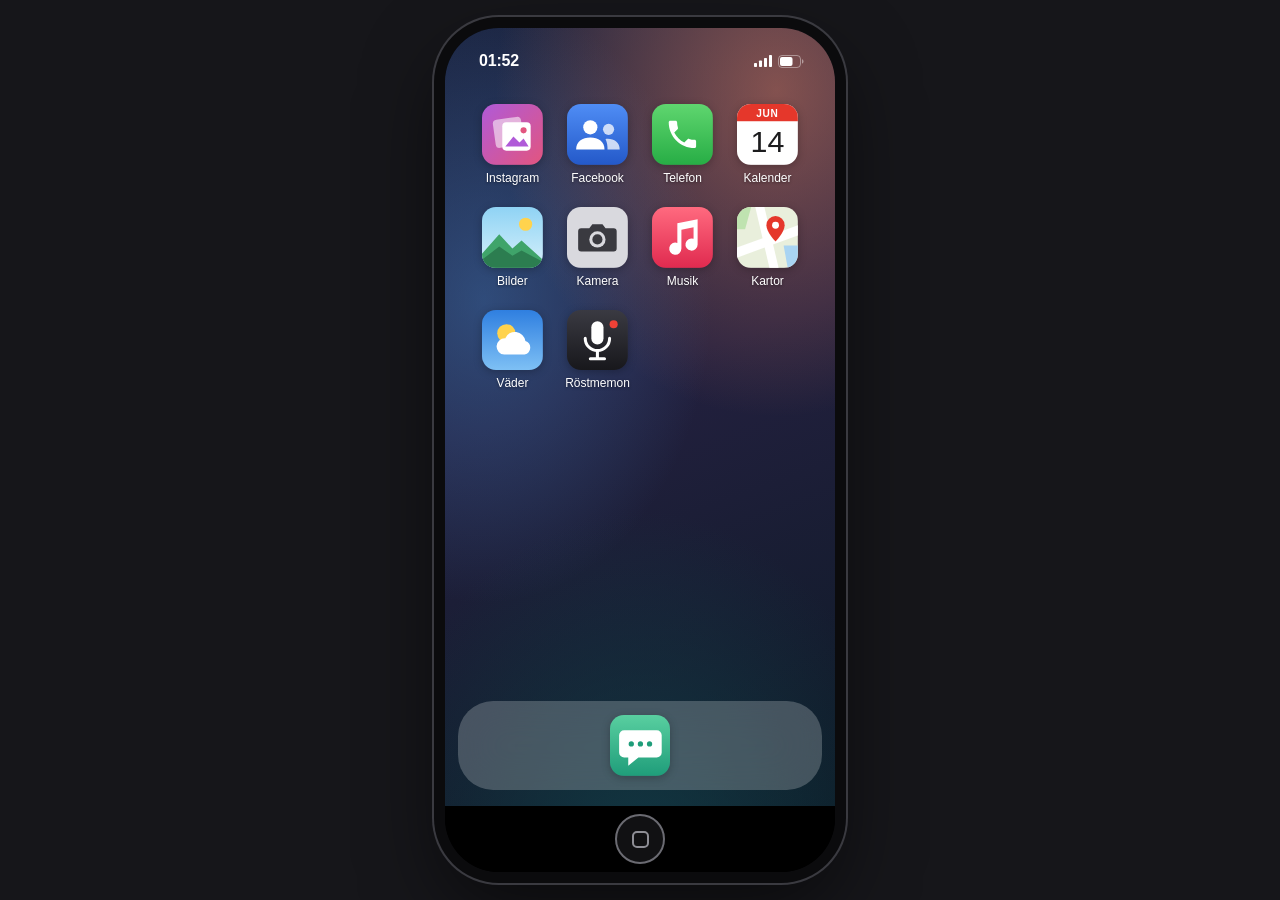
<file: dju/alex/index.html>
<!DOCTYPE html>
<html lang="sv">
<head>
<meta charset="utf-8">
<meta name="viewport" content="width=device-width, initial-scale=1, maximum-scale=1, user-scalable=no, viewport-fit=cover">
<meta name="robots" content="noindex, nofollow">
<meta name="theme-color" content="#000000">
<title>Telefon</title>
<link rel="stylesheet" href="../telefon.css">
</head>
<body>
<script>
/* =====================================================================
   SPELETS INNEHÅLL – ändra text, tider och namn här.
   Utseende och logik ligger i ../telefon.css och ../telefon.js.

   from:   samma bokstav som "me" = telefonens ägare (grön bubbla till höger)
   date, time, listWhen: valfria – utelämnas de visas ingen tid.
   open:   vilken app som öppnas. Saknas open skakar ikonen bara.
   memos:  röstmemon i appen Röstmemon, nyast först.
   ===================================================================== */
window.PHONE = {
  owner: "Alex", me: "A",
  day: 14, month: "JUN",               // telefonens datum (visas på kalenderikonen)
  time: "01:52",                       // klockan i statusraden

  threads: [
    { name: "Nora ❤️", listWhen: "Igår", days: [{ date: "13 juni", msgs: [
      { from: "N", text: "Tänkte du ens berätta för mig?" },
      { from: "A", text: "Kan vi inte ta det en annan gång?" },
      { from: "N", text: "Du säger alltid så." },
      { from: "A", text: "Orkar inte bråka innan festen." },
      { from: "N", text: "Du är ju dum i huvet." }
    ]}]},
    { name: "Vincent", listWhen: "Igår", days: [{ date: "13 juni", msgs: [
      { from: "A", text: "Du lovade att fixa innan studenten." },
      { from: "V", text: "Vet, behöver mer tid." },
      { from: "A", text: "Du har ju för fan sagt det i veckor." },
      { from: "V", text: "Löser imorgon." },
      { from: "A", text: "Vi ska snacka ikväll." }
    ]}]},
    { name: "Clara", listWhen: "Igår", days: [{ date: "13 juni", msgs: [
      { from: "C", text: "Tycker faktiskt du borde prata med Nora." },
      { from: "A", text: "Kan du sluta lägga dig i?!" },
      { from: "C", text: "Hon är min bästa vän Alex." },
      { from: "A", text: "Vi snackar senare." }
    ]}]},
    { name: "Pappa", listWhen: "12 juni", days: [{ date: "12 juni", msgs: [
      { from: "P", text: "Ringde du farmor och tackade för presenten?" },
      { from: "A", text: "Nej glömde" },
      { from: "P", text: "Gör det idag" },
      { from: "A", text: "Ja ja" }
    ]}]},
    { name: "Mamma", listWhen: "11 juni", days: [{ date: "11 juni", msgs: [
      { from: "M", text: "Du glömde din laddare här hemma" },
      { from: "A", text: "Aa hämtar den nån dag" },
      { from: "M", text: "Finns lasagne i frysen också om du vill ha ❤️" },
      { from: "A", text: "Tack 🙏" }
    ]}]},
    { name: "Noah", listWhen: "10 juni", days: [{ date: "10 juni", msgs: [
      { from: "N", text: "Så vad händer med vår studentresa?" },
      { from: "A", text: "Vet inte om jag kan längre." },
      { from: "N", text: "Skojar du? Vi har ju planerat i evigheter." },
      { from: "A", text: "Mycket har ändrats." },
      { from: "N", text: "13 år av vänskap och du kan inte ens berätta vad som händer?" },
      { from: "N", text: "Vi måste snacka." }
    ]}]},
    { name: "Paketavisering", listWhen: "9 juni", days: [{ date: "9 juni", msgs: [
      { from: "X", text: "Ditt paket finns att hämta hos ombudet. Ta med legitimation." }
    ]}]},
    { name: "Tandvården", listWhen: "5 juni", days: [{ date: "5 juni", msgs: [
      { from: "X", text: "Påminnelse: du har en tid för undersökning 17 juni kl. 08:40. Avboka senast 24 timmar innan." }
    ]}]}
  ],

  // Telefonlistan. length: samtalslängd, eller null för missat samtal.
  // Exempel: { name: "Nora", date: "12 juni", time: "21:04", length: "2 min 10 sek" },
  calls: [
  ],

  // Röstmemon. length visas i listan, file är ljudfilen.
  memos: [
    { title: "Ny inspelning 3", date: "14 juni", time: "01:10", length: "0:13", file: "ljud/inspelning-3.mp3" },
    { title: "Ny inspelning 2", date: "9 juni",  time: "22:47", length: "0:06", file: "ljud/inspelning-2.mp3" },
    { title: "Ny inspelning",   date: "2 juni",  time: "16:24", length: "0:05", file: "ljud/inspelning-1.mp3" }
  ],

  home: [
    { icon: "flow",     label: "Instagram" },
    { icon: "social",   label: "Facebook" },
    { icon: "phone",    label: "Telefon", open: "phone" },
    { icon: "calendar", label: "Kalender" },
    { icon: "photos",   label: "Bilder" },
    { icon: "camera",   label: "Kamera" },
    { icon: "music",    label: "Musik" },
    { icon: "maps",     label: "Kartor" },
    { icon: "weather",  label: "Väder" },
    { icon: "memos",    label: "Röstmemon", open: "memos" }
  ],
  dock: [
    { icon: "messages", label: "Meddelanden", open: "messages" }
  ]
};
</script>
<script src="../telefon.js"></script>
</body>
</html>
</file>
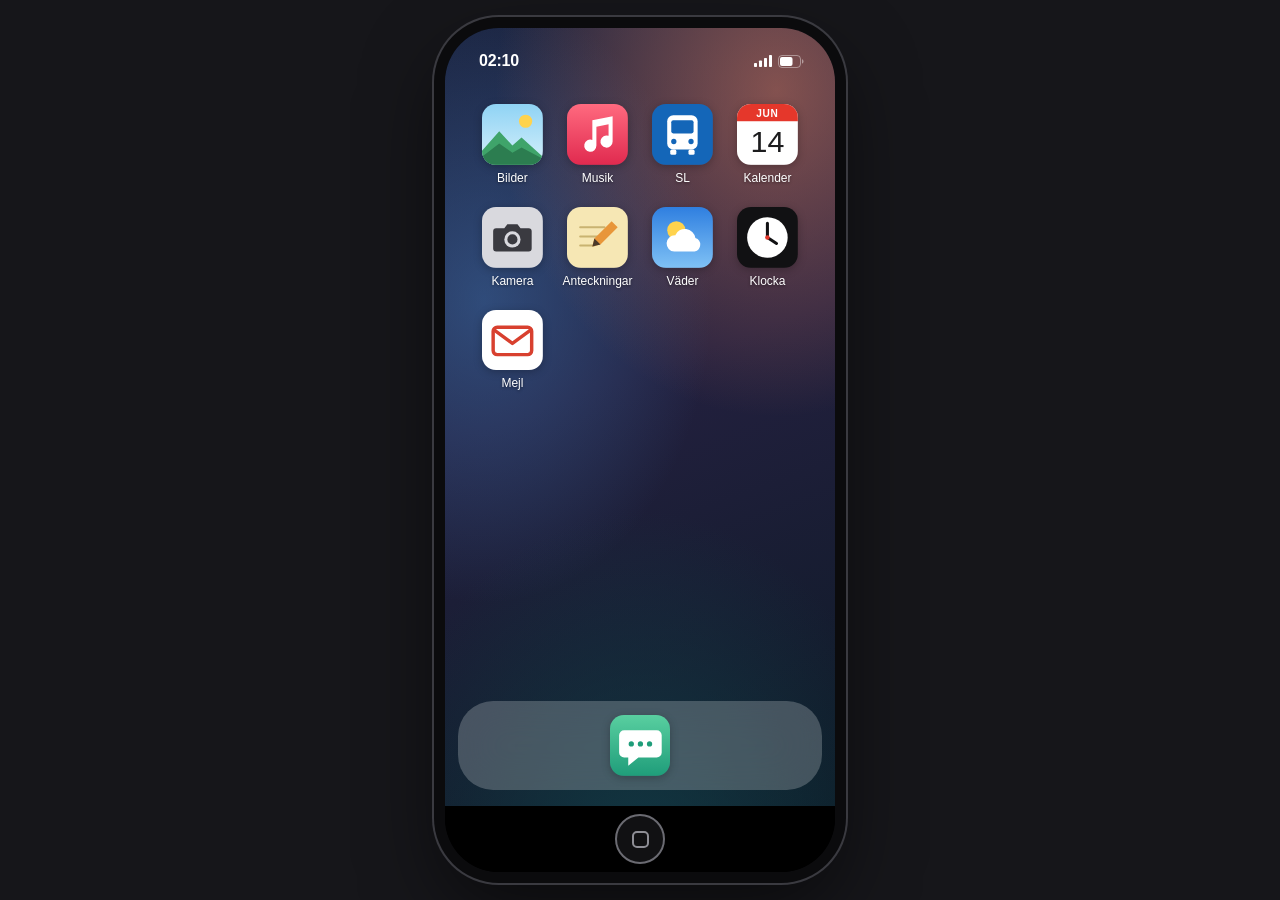
<file: dju/clara/index.html>
<!DOCTYPE html>
<html lang="sv">
<head>
<meta charset="utf-8">
<meta name="viewport" content="width=device-width, initial-scale=1, maximum-scale=1, user-scalable=no, viewport-fit=cover">
<meta name="robots" content="noindex, nofollow">
<meta name="theme-color" content="#000000">
<title>Telefon</title>
<link rel="stylesheet" href="../telefon.css">
</head>
<body>
<script>
/* =====================================================================
   SPELETS INNEHÅLL – ändra text, tider och namn här.
   Utseende och logik ligger i ../telefon.css och ../telefon.js.

   from:   samma bokstav som "me" = telefonens ägare (grön bubbla till höger)
   date, time, listWhen: valfria – utelämnas de visas ingen tid.
   open:   vilken app som öppnas. Saknas open skakar ikonen bara.
   ===================================================================== */
window.PHONE = {
  owner: "Clara", me: "C",
  day: 14, month: "JUN",               // telefonens datum (visas på kalenderikonen)
  time: "02:10",                       // klockan i statusraden

  threads: [
    { name: "Nora", days: [{ msgs: [
      { from: "C", text: "Hur gick det med Alex igår?" },
      { from: "N", text: "Inte bra, fattar inte hur han kan behandla mig såhär." },
      { from: "C", text: "Du förtjänar så mycket bättre." },
      { from: "N", text: "Snälla säg inget bara." },
      { from: "C", text: "Okej." }
    ]}]},
    { name: "Mamma", days: [{ msgs: [
      { from: "M", text: "Har du tagit min svarta kofta?" },
      { from: "C", text: "Kanske…" },
      { from: "M", text: "Clara!!" },
      { from: "C", text: "Du får tillbaka den, lovar 😇" }
    ]}]},
    { name: "Paketavisering", days: [{ msgs: [
      { from: "X", text: "Ditt paket har kommit till ombudet och ligger kvar i 7 dagar." }
    ]}]},
    { name: "Pappa", days: [{ msgs: [
      { from: "P", text: "Kan du köpa mjölk på vägen hem?" },
      { from: "C", text: "Ja" },
      { from: "P", text: "Och bröd om det finns" },
      { from: "C", text: "Fixar" }
    ]}]},
    { name: "Mormor", days: [{ msgs: [
      { from: "M", text: "Tack för hjälpen med telefonen gumman" },
      { from: "C", text: "Ingen fara ❤️" },
      { from: "M", text: "Nu kan jag se bilderna" },
      { from: "C", text: "Vad bra!" }
    ]}]},
    { name: "Frisören", days: [{ msgs: [
      { from: "X", text: "Välkommen på klippning 18 juni kl. 15:30. Svara AVBOKA om du inte kan komma." }
    ]}]},
    { name: "Biblioteket", days: [{ msgs: [
      { from: "X", text: "Dina lån går ut snart. Lämna eller låna om senast 20 juni." }
    ]}]}
  ],

  // SL-appen
  tickets: [
    { kind: "Enkelbiljett", detail: "Buss", status: "Utgången", validTo: "13 juni 23:47", expired: true }
  ],

  home: [
    { icon: "photos",   label: "Bilder" },
    { icon: "music",    label: "Musik" },
    { icon: "transit",  label: "SL", open: "ticket" },
    { icon: "calendar", label: "Kalender" },
    { icon: "camera",   label: "Kamera" },
    { icon: "notes",    label: "Anteckningar" },
    { icon: "weather",  label: "Väder" },
    { icon: "clock",    label: "Klocka" },
    { icon: "mail",     label: "Mejl" }
  ],
  dock: [
    { icon: "messages", label: "Meddelanden", open: "messages" }
  ]
};
</script>
<script src="../telefon.js"></script>
</body>
</html>
</file>
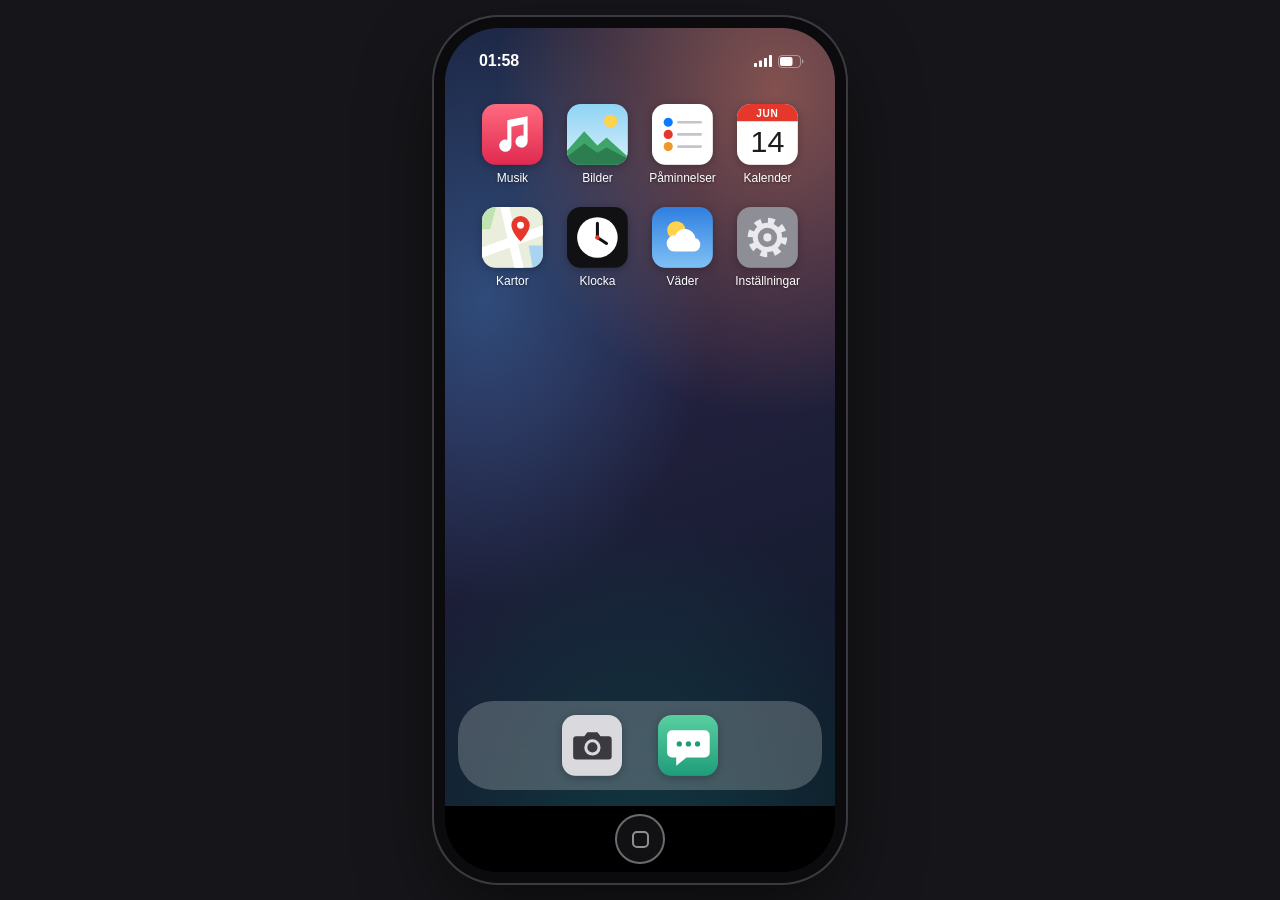
<file: dju/vincent/index.html>
<!DOCTYPE html>
<html lang="sv">
<head>
<meta charset="utf-8">
<meta name="viewport" content="width=device-width, initial-scale=1, maximum-scale=1, user-scalable=no, viewport-fit=cover">
<meta name="robots" content="noindex, nofollow">
<meta name="theme-color" content="#000000">
<title>Telefon</title>
<link rel="stylesheet" href="../telefon.css">
</head>
<body>
<script>
/* =====================================================================
   SPELETS INNEHÅLL – ändra text, tider och namn här.
   Utseende och logik ligger i ../telefon.css och ../telefon.js.

   from:   samma bokstav som "me" = telefonens ägare (grön bubbla till höger)
   date, time, listWhen: valfria – utelämnas de visas ingen tid.
   open:   vilken app som öppnas. Saknas open skakar ikonen bara.
   ===================================================================== */
window.PHONE = {
  owner: "Vincent", me: "V",
  day: 14, month: "JUN",               // telefonens datum (visas på kalenderikonen)
  time: "01:58",                       // klockan i statusraden

  threads: [
    { name: "Alex", listWhen: "Igår", days: [{ date: "13 juni", msgs: [
      { from: "A", text: "Du lovade att fixa innan studenten." },
      { from: "V", text: "Vet, behöver mer tid." },
      { from: "A", text: "Du har ju för fan sagt det i veckor." },
      { from: "V", text: "Löser imorgon." },
      { from: "A", text: "Vi ska snacka ikväll." }
    ]}]},
    { name: "Mamma", days: [{ msgs: [
      { from: "M", text: "Kommer du på middag hos mormor?" },
      { from: "V", text: "Vet inte" },
      { from: "M", text: "Hon frågar efter dig" },
      { from: "V", text: "Ok kommer" }
    ]}]},
    { name: "Elias", days: [{ msgs: [
      { from: "E", text: "Har han fortfarande inte betalat?" },
      { from: "V", text: "Nej han kommer bara med nya ursäkter hela tiden." },
      { from: "E", text: "Du får snacka med honom ordentligt!" },
      { from: "V", text: "Aa löser imorgon." }
    ]}]},
    { name: "Gymmet", days: [{ msgs: [
      { from: "X", text: "Ditt medlemskap går ut 30 juni. Förnya i appen eller i receptionen." }
    ]}]},
    { name: "Noah", days: [{ msgs: [
      { from: "N", text: "Vad händer med dig och Alex?" },
      { from: "V", text: "Inte ditt problem, bry dig inte." },
      { from: "N", text: "Ni fattar väl att det påverkar oss andra?" },
      { from: "V", text: "Lägg dig inte i." }
    ]}]},
    { name: "Farsan", days: [{ msgs: [
      { from: "F", text: "Kan du klippa gräset innan vi kommer hem?" },
      { from: "V", text: "Mm" },
      { from: "F", text: "Betyder det ja?" },
      { from: "V", text: "Ja" }
    ]}]},
    { name: "Syrran", days: [{ msgs: [
      { from: "S", text: "Kan jag låna din högtalare?" },
      { from: "V", text: "Om du lämnar tillbaka den den här gången" },
      { from: "S", text: "Lovar" },
      { from: "V", text: "Mm" }
    ]}]},
    { name: "Paketavisering", days: [{ msgs: [
      { from: "X", text: "Ditt paket finns att hämta i paketskåpet. Koden skickas i ett separat sms." }
    ]}]}
  ],

  reminders: [
    { text: "Boka tvättid" },
    { text: "Förnya gymkortet" },
    { text: "Klippa mig" },
    { text: "Betala Alex" },
    { text: "Köpa proteinpulver" },
    { text: "Lämna tillbaka skorna" },
    { text: "Ringa mormor" }
  ],

  home: [
    { icon: "music",     label: "Musik" },
    { icon: "photos",    label: "Bilder" },
    { icon: "reminders", label: "Påminnelser", open: "reminders" },
    { icon: "calendar",  label: "Kalender" },
    { icon: "maps",      label: "Kartor" },
    { icon: "clock",     label: "Klocka" },
    { icon: "weather",   label: "Väder" },
    { icon: "settings",  label: "Inställningar" }
  ],
  dock: [
    { icon: "camera",   label: "Kamera" },
    { icon: "messages", label: "Meddelanden", open: "messages" }
  ]
};
</script>
<script src="../telefon.js"></script>
</body>
</html>
</file>
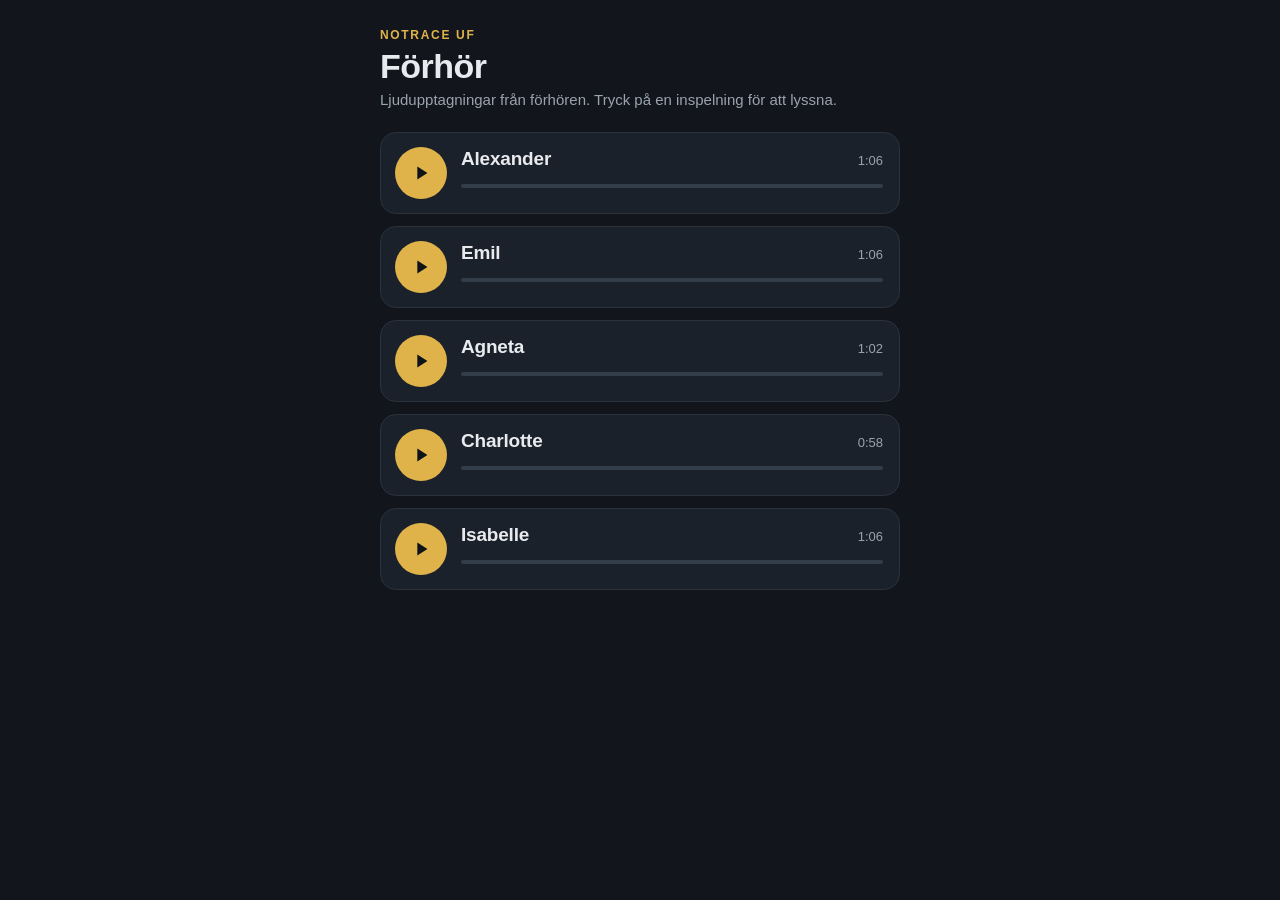
<file: forhor.html>
<!DOCTYPE html>
<html lang="sv">
<head>
<meta charset="utf-8">
<meta name="viewport" content="width=device-width, initial-scale=1, viewport-fit=cover">
<meta name="robots" content="noindex, nofollow">
<meta name="theme-color" content="#12161c">
<title>Förhör</title>
<style>
  * { box-sizing: border-box; -webkit-tap-highlight-color: transparent; }
  html, body { margin: 0; background: #12161c; color: #e8eaee; }
  body {
    font-family: -apple-system, BlinkMacSystemFont, "SF Pro Text", "Helvetica Neue", Helvetica, Arial, sans-serif;
    -webkit-font-smoothing: antialiased;
    padding: calc(28px + env(safe-area-inset-top, 0px)) 18px calc(40px + env(safe-area-inset-bottom, 0px));
  }
  main { max-width: 520px; margin: 0 auto; }
  .kicker { font-size: 12px; letter-spacing: .14em; text-transform: uppercase; color: #e0b34a; font-weight: 600; }
  h1 { font-size: 34px; line-height: 1.1; margin: 6px 0 6px; letter-spacing: -.5px; }
  .lead { color: #9aa3af; font-size: 15px; margin: 0 0 24px; }
  ol { list-style: none; margin: 0; padding: 0; display: grid; gap: 12px; }
  .rec {
    background: #1b212a; border: 1px solid #2a323e; border-radius: 16px;
    padding: 14px 16px 14px 14px; display: grid; grid-template-columns: 52px 1fr; column-gap: 14px; align-items: center;
    transition: border-color .15s, background .15s;
  }
  .rec.active { border-color: #e0b34a; background: #1e2730; }
  .play {
    width: 52px; height: 52px; border-radius: 50%; border: 0; cursor: pointer;
    background: #e0b34a; color: #0e1318; display: flex; align-items: center; justify-content: center;
    transition: transform .1s;
  }
  .play:active { transform: scale(.93); }
  .play:focus-visible, .bar:focus-visible { outline: 2px solid #fff; outline-offset: 3px; }
  .play svg { width: 22px; height: 22px; fill: currentColor; display: block; }
  .play .pause { display: none; }
  .rec.playing .play .pause { display: block; }
  .rec.playing .play .tri { display: none; }
  .top { display: flex; justify-content: space-between; align-items: baseline; gap: 10px; }
  .name { font-size: 19px; font-weight: 600; letter-spacing: -.2px; }
  .time { font-size: 13px; color: #9aa3af; font-variant-numeric: tabular-nums; white-space: nowrap; }
  .bar {
    position: relative; height: 24px; margin-top: 4px; cursor: pointer; touch-action: none;
    display: flex; align-items: center;
  }
  .bar::before { content: ""; position: absolute; left: 0; right: 0; height: 4px; border-radius: 2px; background: #333d4a; }
  .fill { position: absolute; left: 0; height: 4px; border-radius: 2px; background: #e0b34a; width: 0; }
  .knob { position: absolute; width: 12px; height: 12px; border-radius: 50%; background: #e8eaee; left: 0; margin-left: -6px; opacity: 0; transition: opacity .15s; }
  .rec.active .knob { opacity: 1; }
  footer { margin-top: 28px; color: #5d6673; font-size: 12px; text-align: center; }
</style>
</head>
<body>
<main>
  <div class="kicker">Notrace UF</div>
  <h1>Förhör</h1>
  <p class="lead">Ljudupptagningar från förhören. Tryck på en inspelning för att lyssna.</p>
  <ol id="list"></ol>
</main>
<script>
/* =====================================================================
   SPELETS INNEHÅLL – lägg till, ta bort eller byt ordning på förhören här.
   name: namnet som visas.  file: ljudfilen i mappen ljud/.
   ===================================================================== */
var FORHOR = [
  { name: "Alexander", file: "forhor-alexander.mp3" },
  { name: "Emil",      file: "forhor-emil.mp3" },
  { name: "Agneta",    file: "forhor-agneta.mp3" },
  { name: "Charlotte", file: "forhor-charlotte.mp3" },
  { name: "Isabelle",  file: "forhor-isabelle.mp3" }
];

(function () {
  var list = document.getElementById("list"), items = [];
  function fmt(s) { if (!isFinite(s)) return "–:––"; s = Math.round(s); return Math.floor(s / 60) + ":" + ("0" + s % 60).slice(-2); }

  FORHOR.forEach(function (f) {
    var li = document.createElement("li"); li.className = "rec";
    li.innerHTML =
      '<button class="play" type="button"><svg class="tri" viewBox="0 0 24 24"><path d="M8 5v14l11-7z"/></svg>' +
      '<svg class="pause" viewBox="0 0 24 24"><path d="M6 5h4v14H6zM14 5h4v14h-4z"/></svg></button>' +
      '<div><div class="top"><span class="name"></span><span class="time">–:––</span></div>' +
      '<div class="bar" role="slider" tabindex="0" aria-valuemin="0" aria-valuemax="100" aria-valuenow="0">' +
      '<span class="fill"></span><span class="knob"></span></div></div>';
    li.querySelector(".name").textContent = f.name;
    var a = new Audio(); a.preload = "metadata"; a.src = "ljud/" + f.file;
    var btn = li.querySelector(".play"), bar = li.querySelector(".bar"),
        fill = li.querySelector(".fill"), knob = li.querySelector(".knob"), time = li.querySelector(".time");
    btn.setAttribute("aria-label", "Spela förhör med " + f.name);
    bar.setAttribute("aria-label", "Position i förhör med " + f.name);

    function draw() {
      var p = a.duration ? a.currentTime / a.duration : 0;
      fill.style.width = knob.style.left = (p * 100) + "%";
      bar.setAttribute("aria-valuenow", Math.round(p * 100));
      time.textContent = (a.currentTime > 0 || !a.paused) ? fmt(a.currentTime) + " / " + fmt(a.duration) : fmt(a.duration);
    }
    a.addEventListener("loadedmetadata", draw);
    a.addEventListener("timeupdate", draw);
    a.addEventListener("play", function () {
      items.forEach(function (o) { if (o.a !== a) { o.a.pause(); o.li.classList.remove("active"); } });
      li.classList.add("playing", "active");
      btn.setAttribute("aria-label", "Pausa förhör med " + f.name);
    });
    a.addEventListener("pause", function () {
      li.classList.remove("playing");
      btn.setAttribute("aria-label", "Spela förhör med " + f.name);
    });
    a.addEventListener("ended", function () { a.currentTime = 0; li.classList.remove("active"); draw(); });
    btn.addEventListener("click", function () { if (a.paused) a.play(); else a.pause(); });

    function seek(e) {
      if (!a.duration) return;
      var r = bar.getBoundingClientRect();
      a.currentTime = Math.min(1, Math.max(0, (e.clientX - r.left) / r.width)) * a.duration; draw();
    }
    bar.addEventListener("pointerdown", function (e) { bar.setPointerCapture(e.pointerId); seek(e); });
    bar.addEventListener("pointermove", function (e) { if (bar.hasPointerCapture(e.pointerId)) seek(e); });
    bar.addEventListener("keydown", function (e) {
      if (!a.duration) return;
      if (e.key === "ArrowRight") a.currentTime = Math.min(a.duration, a.currentTime + 5);
      else if (e.key === "ArrowLeft") a.currentTime = Math.max(0, a.currentTime - 5);
      else return;
      e.preventDefault(); draw();
    });

    items.push({ a: a, li: li }); list.appendChild(li);
  });
})();
</script>
</body>
</html>
</file>
<file: dju/telefon.css>
* { box-sizing: border-box; -webkit-tap-highlight-color: transparent; }
  html, body { height: 100%; margin: 0; background: #000; overflow: hidden; }
  body {
    font-family: -apple-system, BlinkMacSystemFont, "SF Pro Text", "Helvetica Neue", Helvetica, Arial, sans-serif;
    -webkit-font-smoothing: antialiased;
    -webkit-user-select: none; user-select: none;
    touch-action: manipulation;
  }
  button { font: inherit; color: inherit; background: none; border: 0; padding: 0; cursor: pointer; }

  /* ---------- Telefonen ---------- */
  #stage { height: 100%; display: flex; align-items: center; justify-content: center; }
  #phone {
    position: relative; overflow: hidden;
    width: 100vw; height: 100vh; height: 100dvh;
    background: #000; color: #000;
    display: flex; flex-direction: column;
    --u: 1vw;               /* 1 % av telefonens bredd */
  }
  #screen { position: relative; flex: 1; min-height: 0; overflow: hidden; }
  #chin {
    flex: none; height: calc(66px + env(safe-area-inset-bottom, 0px));
    padding-bottom: env(safe-area-inset-bottom, 0px);
    background: #000; display: flex; align-items: center; justify-content: center;
  }
  #homebtn {
    width: 50px; height: 50px; border-radius: 50%;
    border: 2px solid #6b6b72; background: #111113;
    display: flex; align-items: center; justify-content: center;
    transition: transform .1s, background .1s;
  }
  #homebtn i { width: 17px; height: 17px; border-radius: 5px; border: 2px solid #8e8e95; }
  #homebtn:active { transform: scale(.92); background: #2a2a2e; }
  @media (min-width: 520px) {
    body { background: #16161a; }
    #phone {
      width: 390px; height: 844px; --u: 3.9px;
      border-radius: 54px;
      box-shadow: 0 0 0 11px #0b0b0d, 0 0 0 13px #3a3a40, 0 30px 80px rgba(0,0,0,.6);
      transform-origin: center center;
    }
  }

  /* ---------- Statusrad ---------- */
  .statusbar {
    position: absolute; top: 0; left: 0; right: 0; z-index: 50;
    height: 50px; padding: 16px 30px 0 34px;
    display: flex; justify-content: space-between; align-items: center;
    font-weight: 600; font-size: 16px; letter-spacing: -.2px;
    color: #fff; pointer-events: none; transition: color .25s;
  }
  #phone.light .statusbar { color: #000; }
  .statusbar .right { display: flex; gap: 6px; align-items: center; }
  .statusbar svg { display: block; fill: currentColor; }

  /* ---------- Hemskärm ---------- */
  #home {
    position: absolute; inset: 0;
    background:
      radial-gradient(120% 70% at 85% 8%, rgba(214,120,92,.55), transparent 60%),
      radial-gradient(90% 60% at 10% 35%, rgba(60,110,170,.55), transparent 65%),
      radial-gradient(120% 80% at 50% 110%, rgba(18,60,70,.9), transparent 60%),
      linear-gradient(160deg, #1b2440 0%, #23203f 45%, #0d1a26 100%);
    transition: transform .3s ease, filter .3s ease;
  }
  #phone.in-app #home { transform: scale(.94); filter: brightness(.6); }
  .grid {
    position: absolute; top: 76px; left: 0; right: 0;
    padding: 0 calc(var(--u) * 6.4);
    display: grid; grid-template-columns: repeat(4, 1fr);
    row-gap: 22px;
  }
  .app-btn { display: flex; flex-direction: column; align-items: center; gap: 6px; }
  .icon {
    width: calc(var(--u) * 15.6); height: calc(var(--u) * 15.6);
    border-radius: 23%; overflow: hidden; display: block;
    box-shadow: 0 2px 8px rgba(0,0,0,.25);
    transition: transform .12s, filter .12s;
  }
  .icon svg { width: 100%; height: 100%; display: block; }
  .app-btn:active .icon { transform: scale(.92); filter: brightness(.8); }
  .app-btn .label { color: #fff; font-size: 12px; font-weight: 500; text-shadow: 0 1px 3px rgba(0,0,0,.45); }
  .dock {
    position: absolute; left: calc(var(--u) * 3.4); right: calc(var(--u) * 3.4); bottom: 16px;
    padding: calc(var(--u) * 3.6) calc(var(--u) * 3);
    border-radius: calc(var(--u) * 9);
    background: rgba(255,255,255,.22);
    -webkit-backdrop-filter: blur(24px); backdrop-filter: blur(24px);
    display: flex; justify-content: center; gap: calc(var(--u) * 9);
  }
  .dock .label { display: none; }
  @keyframes shake {
    0%,100% { transform: translateX(0); }
    20% { transform: translateX(-7px) rotate(-3deg); }
    40% { transform: translateX(6px) rotate(3deg); }
    60% { transform: translateX(-4px) rotate(-2deg); }
    80% { transform: translateX(3px) rotate(1deg); }
  }
  .app-btn.shake .icon { animation: shake .38s ease; }

  /* ---------- Appar (gemensamt) ---------- */
  .app {
    position: absolute; inset: 0; z-index: 10;
    background: #fff; color: #000;
    display: flex; flex-direction: column;
    opacity: 0; transform: scale(.82); pointer-events: none;
    transition: opacity .22s ease, transform .26s cubic-bezier(.2,.8,.2,1);
  }
  .app.open { opacity: 1; transform: none; pointer-events: auto; }
  .view { position: absolute; inset: 0; display: flex; flex-direction: column; background: inherit; }
  .view.sub { transform: translateX(100%); transition: transform .28s cubic-bezier(.2,.8,.2,1); }
  .view.sub.show { transform: none; }
  .scroll { flex: 1; overflow-y: auto; -webkit-overflow-scrolling: touch; overscroll-behavior: contain; padding-bottom: 20px; }
  .top { padding-top: 54px; }
  h1.large { margin: 0; padding: 6px 18px 8px; font-size: 33px; font-weight: 700; letter-spacing: -.4px; }
  .muted { color: #8a8a8e; }

  /* ---------- Meddelanden ---------- */
  .thread {
    display: flex; gap: 12px; align-items: center; width: 100%; text-align: left;
    padding: 9px 0 9px 18px;
  }
  .thread:active { background: #e9e9ee; }
  .avatar {
    flex: none; width: 46px; height: 46px; border-radius: 50%;
    background: linear-gradient(#a5abb8, #848a96); color: #fff;
    display: flex; align-items: center; justify-content: center;
    font-size: 20px; font-weight: 500;
  }
  .thread .body { flex: 1; min-width: 0; padding: 2px 16px 10px 0; border-bottom: 1px solid #e3e3e7; }
  .thread .row { display: flex; justify-content: space-between; align-items: baseline; gap: 8px; }
  .thread .name { font-size: 17px; font-weight: 600; }
  .thread .when { font-size: 15px; color: #8a8a8e; white-space: nowrap; }
  .thread .preview { font-size: 15px; color: #8a8a8e; line-height: 1.3; height: 2.6em; overflow: hidden; }

  .chat-head {
    flex: none; padding: 50px 8px 8px; background: rgba(248,248,250,.94);
    border-bottom: 1px solid #dcdce0; text-align: center; position: relative;
  }
  .back {
    position: absolute; left: 4px; top: 52px; padding: 8px 12px; color: #0a7cff;
    display: flex; align-items: center; gap: 3px; font-size: 17px;
  }
  .back svg { width: 12px; height: 20px; }
  .chat-head .avatar { margin: 0 auto 3px; width: 44px; height: 44px; font-size: 19px; }
  .chat-head .who { font-size: 12px; }
  .chat { padding: 10px 12px 20px; display: flex; flex-direction: column; }
  .day { align-self: center; font-size: 12px; color: #8a8a8e; margin: 14px 0 8px; font-weight: 500; }
  .msg { max-width: 76%; margin-top: 3px; display: flex; flex-direction: column; }
  .msg .bubble {
    padding: 8px 13px; border-radius: 19px; font-size: 16.5px; line-height: 1.28;
    -webkit-user-select: text; user-select: text;
  }
  .msg .time { font-size: 11px; color: #8a8a8e; margin: 2px 6px 5px; }
  .msg.in { align-self: flex-start; }
  .msg.in .bubble { background: #e9e9eb; color: #000; }
  .msg.out { align-self: flex-end; align-items: flex-end; }
  .msg.out .bubble { background: #34b556; color: #fff; }
  .composer {
    flex: none; padding: 8px 12px 10px; background: #fff; display: flex; gap: 10px; align-items: center;
  }
  .composer .field { flex: 1; border: 1px solid #d0d0d5; border-radius: 18px; padding: 7px 14px; color: #b4b4b9; font-size: 16px; }
  .composer .plus { width: 32px; height: 32px; border-radius: 50%; background: #e9e9eb; color: #7c7c82; display: flex; align-items: center; justify-content: center; font-size: 22px; line-height: 1; }

  /* ---------- Telefon ---------- */
  .call { display: flex; align-items: center; padding-left: 18px; }
  .call .inner { flex: 1; display: flex; justify-content: space-between; align-items: center; gap: 10px; padding: 9px 16px 9px 0; border-bottom: 1px solid #e3e3e7; }
  .call .name { font-size: 17px; font-weight: 600; }
  .call.missed .name { color: #e5372b; }
  .call .sub { font-size: 14px; color: #8a8a8e; margin-top: 1px; }
  .call .when { text-align: right; font-size: 15px; color: #8a8a8e; white-space: nowrap; line-height: 1.3; }
  .tabbar {
    flex: none; display: flex; justify-content: space-around; padding: 7px 4px 8px;
    background: rgba(248,248,250,.96); border-top: 1px solid #dcdce0;
  }
  .tab { display: flex; flex-direction: column; align-items: center; gap: 2px; font-size: 10px; color: #9a9aa0; width: 20%; }
  .tab svg { width: 25px; height: 25px; fill: currentColor; }
  .tab.on { color: #0a7cff; }

  /* ---------- Tomt läge ---------- */
  .empty { padding: 60px 18px; text-align: center; color: #8a8a8e; font-size: 17px; }

  /* ---------- Påminnelser ---------- */
  .rem-title { color: #0a7cff; }
  .rem { display: flex; align-items: flex-start; gap: 12px; padding-left: 18px; }
  .rem .ring { flex: none; width: 23px; height: 23px; margin-top: 11px; border-radius: 50%; border: 1.5px solid #c4c4ca; }
  .rem .inner { flex: 1; padding: 11px 16px 11px 0; border-bottom: 1px solid #e3e3e7; }
  .rem .what { font-size: 17px; }
  .rem .sub { font-size: 14px; color: #8a8a8e; margin-top: 1px; }

  /* ---------- Biljetter ---------- */
  .tick-bg { background: #f2f2f6; }
  .ticket { margin: 8px 16px 0; padding: 18px; border-radius: 16px; background: #1466b8; color: #fff; box-shadow: 0 6px 18px rgba(20,102,184,.3); }
  .ticket .t-top { display: flex; justify-content: space-between; align-items: center; }
  .ticket .t-kind { font-size: 21px; font-weight: 700; }
  .ticket .t-badge { font-size: 12px; font-weight: 600; padding: 3px 10px; border-radius: 20px; background: rgba(255,255,255,.22); }
  .ticket .t-sub { font-size: 15px; opacity: .85; margin-top: 2px; }
  .ticket .t-valid { margin-top: 22px; padding-top: 14px; border-top: 1px dashed rgba(255,255,255,.45); display: flex; justify-content: space-between; align-items: baseline; font-size: 15px; }
  .ticket .t-valid b { font-size: 30px; font-weight: 700; letter-spacing: -.5px; }
  .ticket .t-valid b { font-size: 24px; }
  .ticket.expired { background: #a9abb3; box-shadow: none; }
  .thread .preview { display: -webkit-box; -webkit-box-orient: vertical; -webkit-line-clamp: 2; height: auto; }

  /* ---------- Röstmemon ---------- */
  .memo { margin-left: 18px; border-bottom: 1px solid #e3e3e7; }
  .m-head { width: 100%; display: flex; justify-content: space-between; align-items: flex-end; gap: 10px; text-align: left; padding: 11px 16px 11px 0; }
  .m-title { display: block; font-size: 17px; font-weight: 600; }
  .m-sub { display: block; font-size: 14px; color: #8a8a8e; margin-top: 2px; white-space: pre; }
  .m-len { font-size: 14px; color: #8a8a8e; font-variant-numeric: tabular-nums; }
  .m-player { display: none; padding: 4px 16px 14px 0; }
  .memo.open .m-player { display: block; }
  .memo.open .m-len { visibility: hidden; }
  .m-bar { height: 22px; display: flex; align-items: center; position: relative; cursor: pointer; }
  .m-bar::before { content: ""; position: absolute; left: 0; right: 0; height: 4px; border-radius: 2px; background: #dcdce1; }
  .m-bar i { position: relative; height: 4px; border-radius: 2px; background: #1c1c1e; width: 0; }
  .m-times { display: flex; justify-content: space-between; font-size: 12px; color: #8a8a8e; font-variant-numeric: tabular-nums; }
  .m-play { display: flex; margin: 2px auto 0; width: 52px; height: 52px; border-radius: 50%; align-items: center; justify-content: center; color: #1c1c1e; }
  .m-play svg { width: 34px; height: 34px; }
  .m-play:active { background: #e9e9ee; }
  .memo.playing .m-bar i { background: #e5372b; }
</file>
